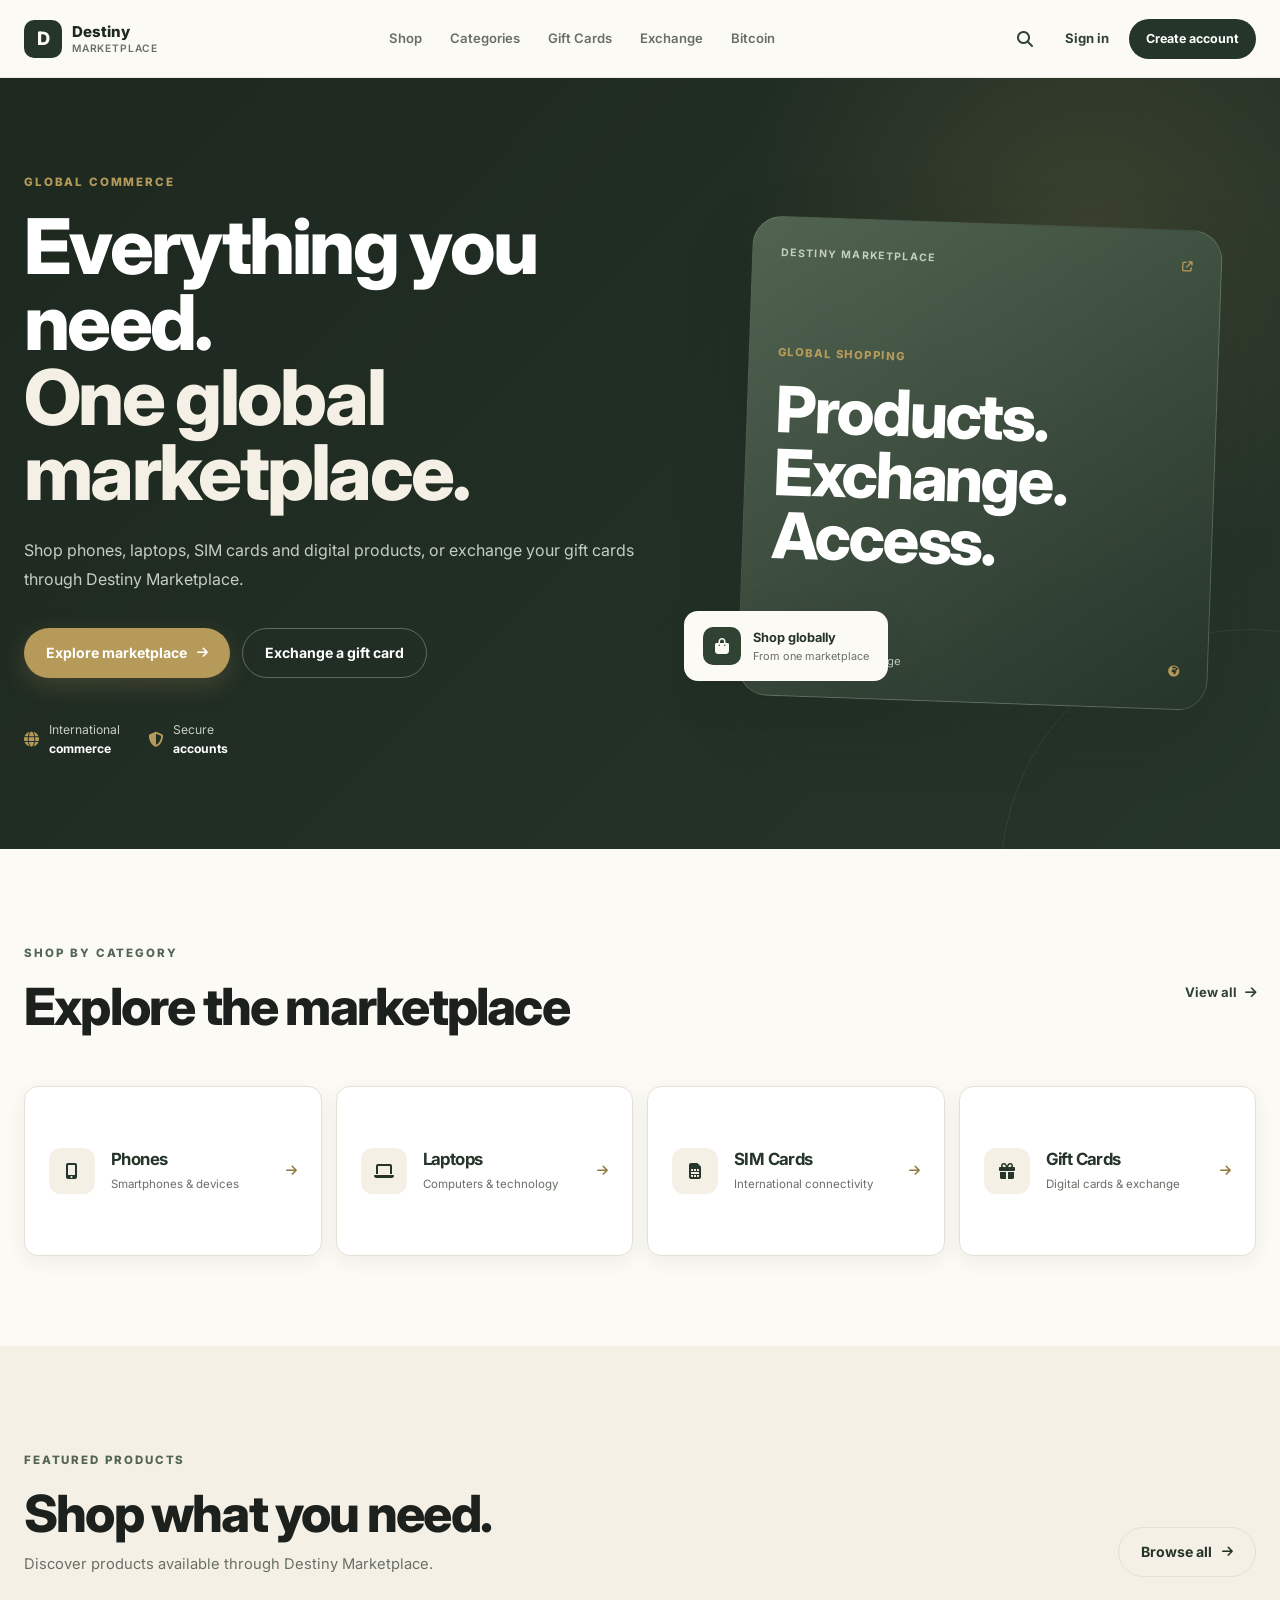
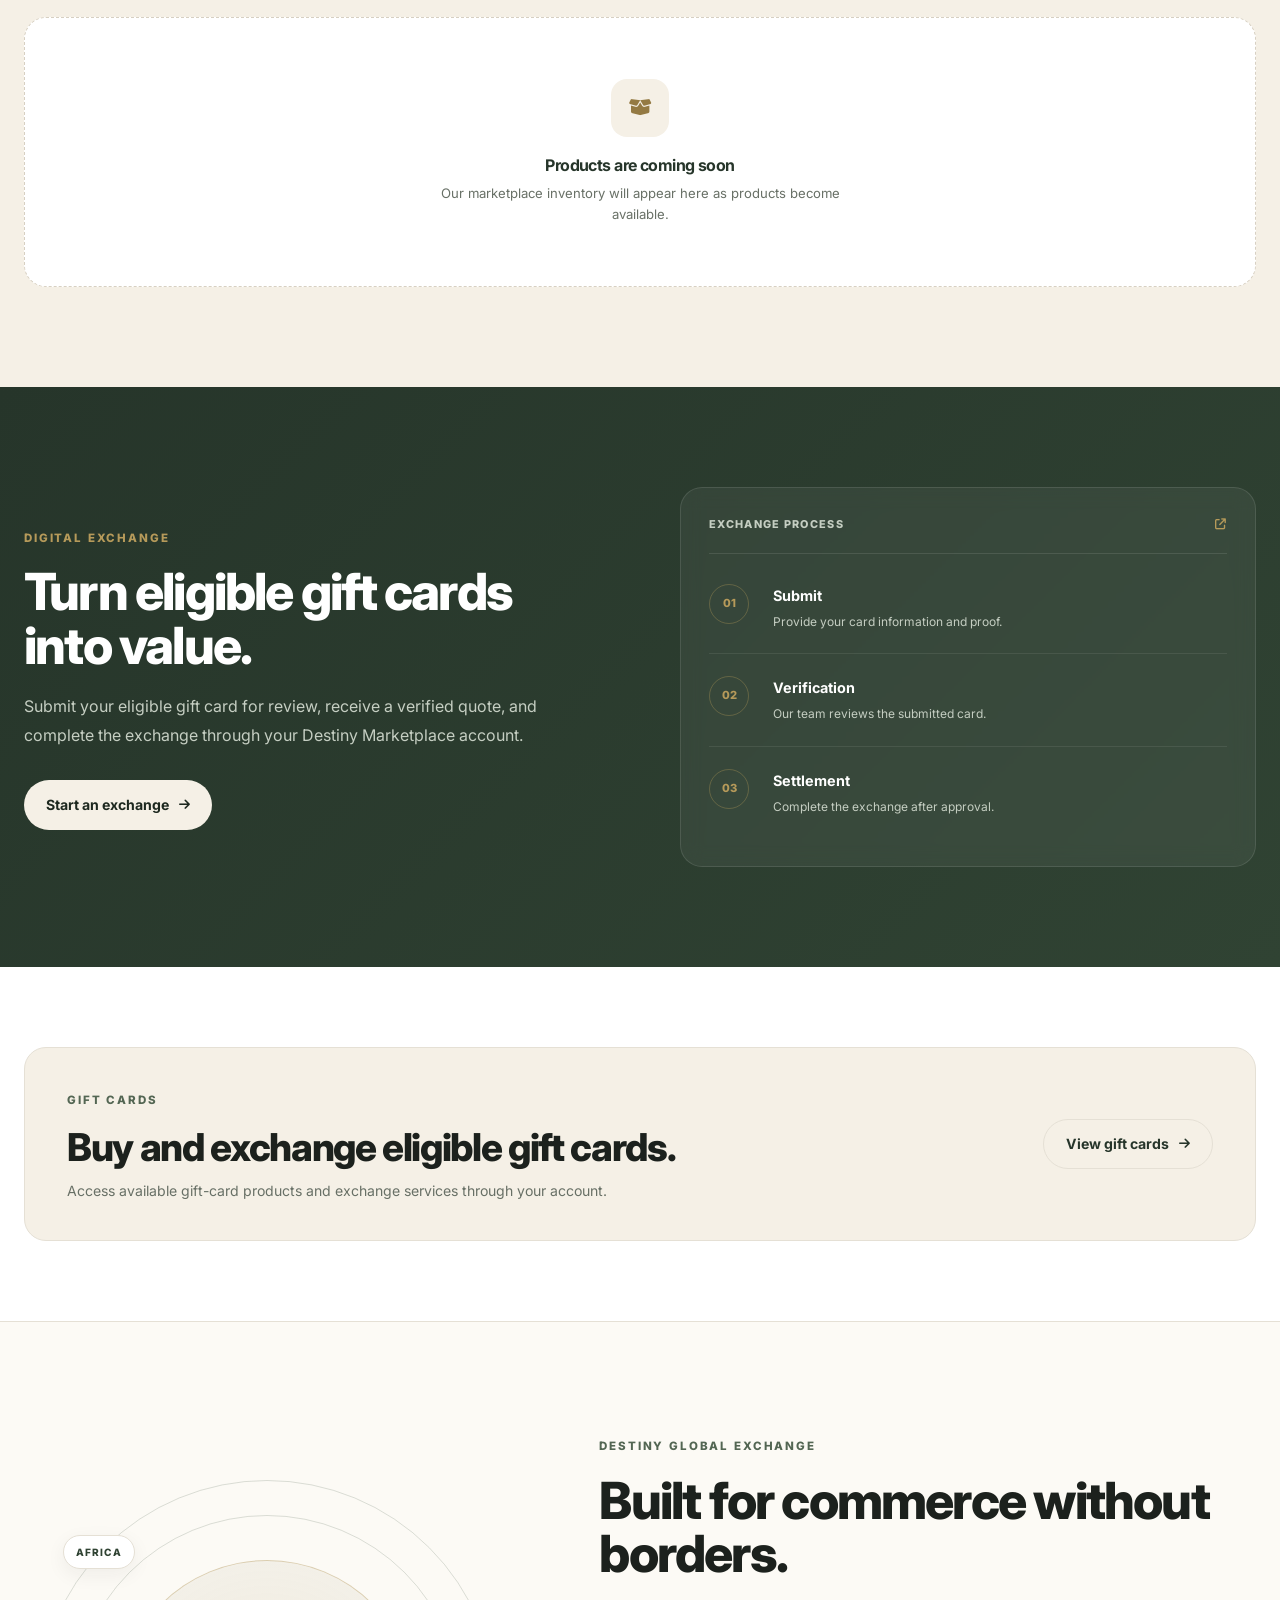
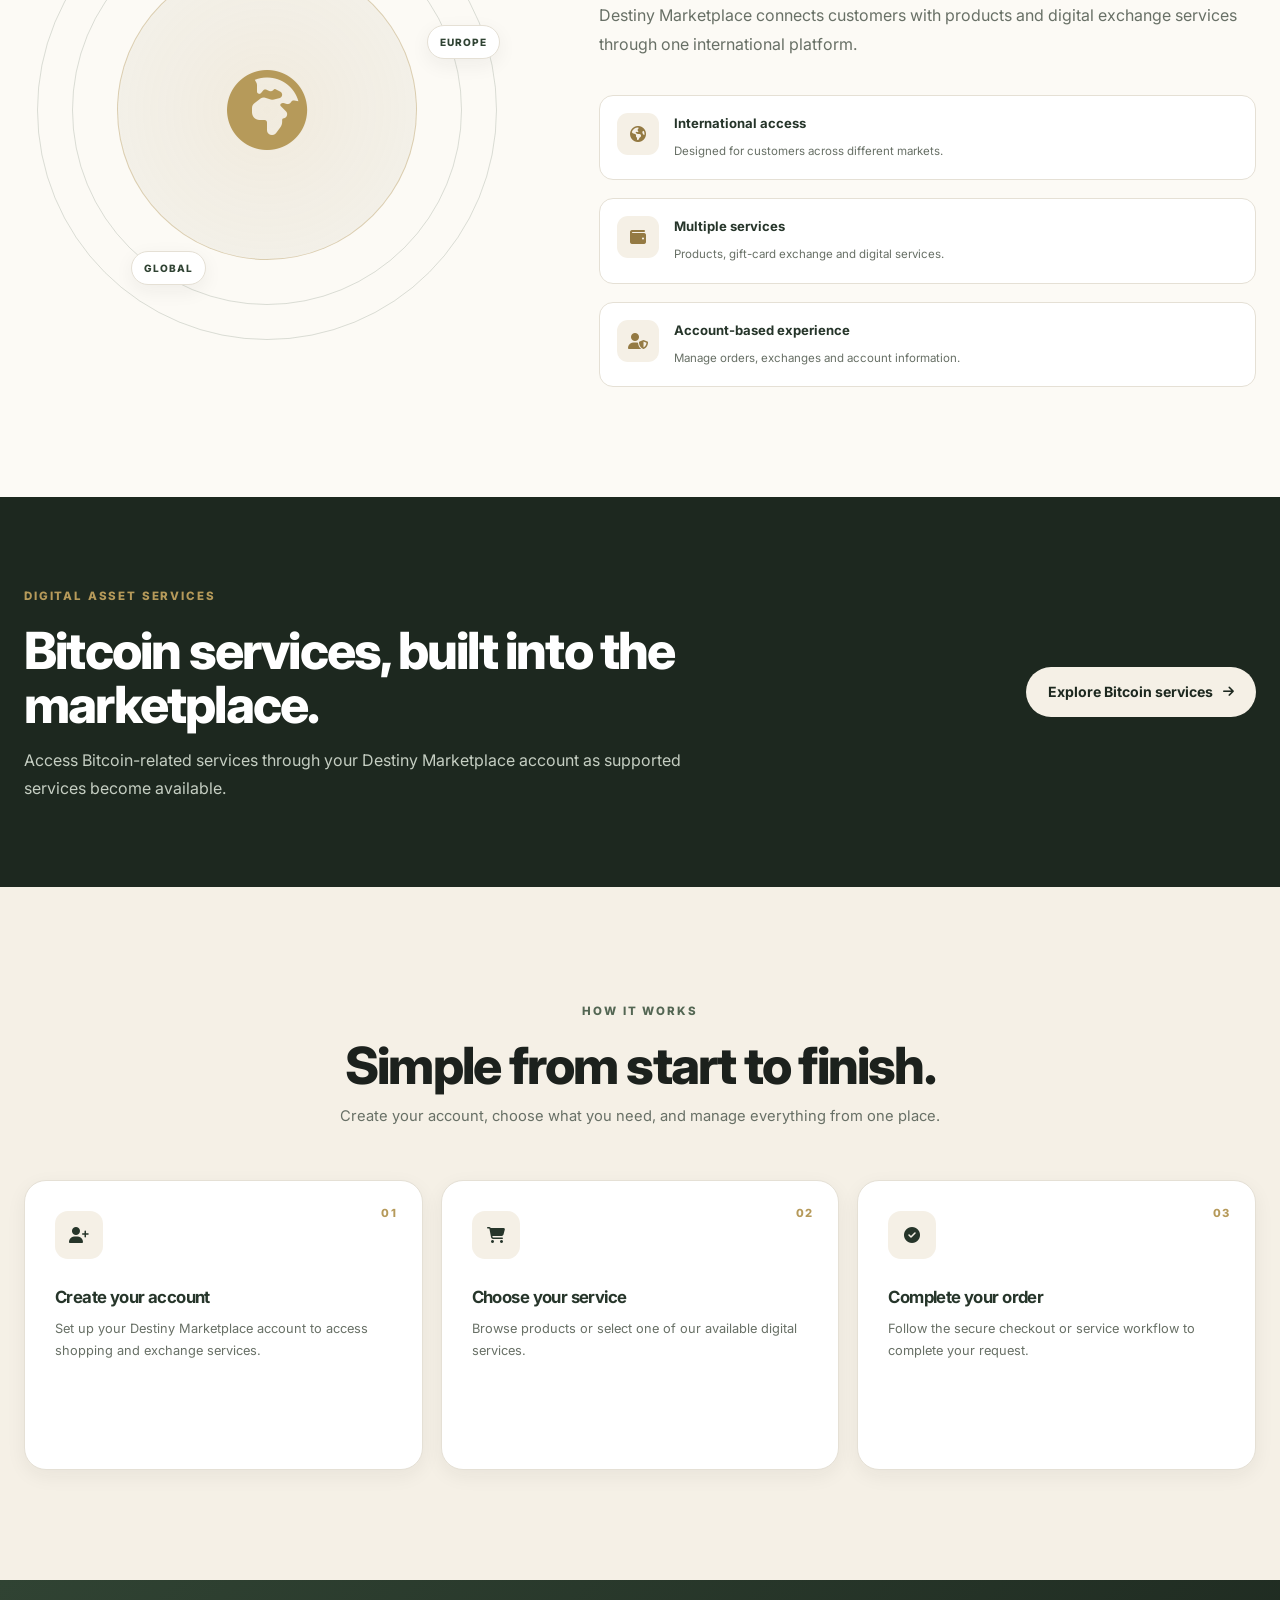
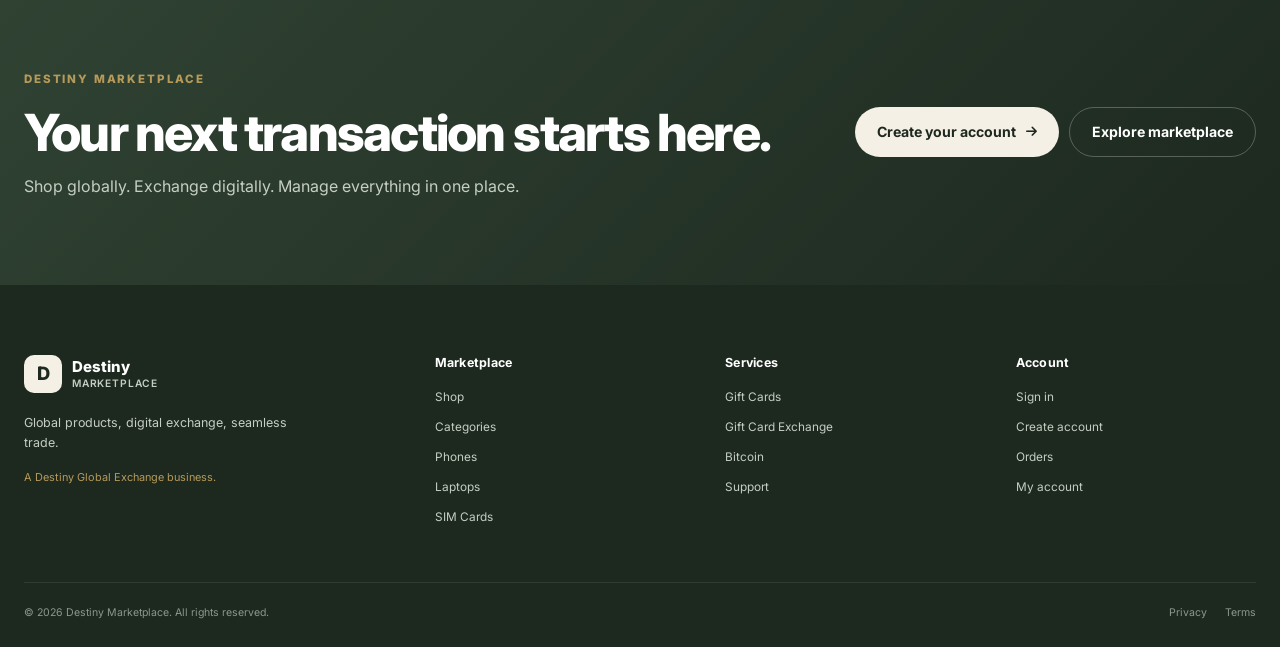
<file: index.html>
<!DOCTYPE html>
<html lang="en">
<head>
  <meta charset="UTF-8">
  <meta
    name="viewport"
    content="width=device-width, initial-scale=1.0"
  >

  <meta
    name="description"
    content="Destiny Marketplace — Global products, digital exchange, seamless trade."
  >

  <meta name="theme-color" content="#26352A">

  <title>Destiny Marketplace | Global Products. Digital Exchange.</title>

  <!-- Fonts -->
  <link rel="preconnect" href="https://fonts.googleapis.com">
  <link rel="preconnect" href="https://fonts.gstatic.com" crossorigin>

  <link
    href="https://fonts.googleapis.com/css2?family=Inter:wght@400;500;600;700;800&display=swap"
    rel="stylesheet"
  >

  <!-- Font Awesome -->
  <link
    rel="stylesheet"
    href="https://cdnjs.cloudflare.com/ajax/libs/font-awesome/6.5.2/css/all.min.css"
  >

  <!-- Main stylesheet -->
  <link rel="stylesheet" href="style.css">
</head>

<body>

  <!-- =====================================================
       HEADER
  ====================================================== -->

  <header class="site-header">

    <div class="container header-inner">

      <a
        href="index.html"
        class="brand"
        aria-label="Destiny Marketplace home"
      >
        <span class="brand-mark">D</span>

        <span class="brand-text">
          <strong>Destiny</strong>
          <small>Marketplace</small>
        </span>
      </a>


      <!-- Desktop navigation -->

      <nav
        class="main-nav"
        aria-label="Main navigation"
      >
        <a href="#shop">Shop</a>
        <a href="#categories">Categories</a>
        <a href="#gift-cards">Gift Cards</a>
        <a href="#exchange">Exchange</a>
        <a href="#bitcoin">Bitcoin</a>
      </nav>


      <!-- Header actions -->

      <div class="header-actions">

        <button
          class="icon-button"
          id="searchButton"
          type="button"
          aria-label="Search marketplace"
        >
          <i class="fa-solid fa-magnifying-glass"></i>
        </button>

        <a
          href="login.html"
          class="header-login"
        >
          Sign in
        </a>

        <a
          href="signup.html"
          class="header-account"
        >
          Create account
        </a>

        <button
          class="menu-button"
          id="menuButton"
          type="button"
          aria-label="Open navigation menu"
          aria-expanded="false"
          aria-controls="mobileMenu"
        >
          <i class="fa-solid fa-bars"></i>
        </button>

      </div>

    </div>


    <!-- Mobile navigation -->

    <div
      class="mobile-menu"
      id="mobileMenu"
      aria-hidden="true"
    >

      <nav
        class="mobile-menu-nav"
        aria-label="Mobile navigation"
      >

        <a href="#shop">
          <i class="fa-solid fa-store"></i>
          <span>Shop</span>
        </a>

        <a href="#categories">
          <i class="fa-solid fa-layer-group"></i>
          <span>Categories</span>
        </a>

        <a href="#gift-cards">
          <i class="fa-solid fa-gift"></i>
          <span>Gift Cards</span>
        </a>

        <a href="#exchange">
          <i class="fa-solid fa-arrow-right-arrow-left"></i>
          <span>Exchange</span>
        </a>

        <a href="#bitcoin">
          <i class="fa-brands fa-bitcoin"></i>
          <span>Bitcoin</span>
        </a>

        <div class="mobile-menu-divider"></div>

        <a href="login.html">
          <i class="fa-solid fa-right-to-bracket"></i>
          <span>Sign in</span>
        </a>

        <a
          href="signup.html"
          class="mobile-account-link"
        >
          <i class="fa-solid fa-user-plus"></i>
          <span>Create account</span>
        </a>

      </nav>

    </div>

  </header>


  <!-- =====================================================
       MAIN
  ====================================================== -->

  <main>


    <!-- ===================================================
         HERO
    ==================================================== -->

    <section class="hero reveal">

      <div class="container hero-grid">

        <div class="hero-content">

          <span class="eyebrow">
            GLOBAL COMMERCE
          </span>

          <h1>
            Everything you need.
            <span>One global marketplace.</span>
          </h1>

          <p class="hero-description">
            Shop phones, laptops, SIM cards and digital products,
            or exchange your gift cards through Destiny Marketplace.
          </p>

          <div class="hero-actions">

            <a
              href="#shop"
              class="button button-primary"
            >
              Explore marketplace
              <i class="fa-solid fa-arrow-right"></i>
            </a>

            <a
              href="#exchange"
              class="button button-secondary"
            >
              Exchange a gift card
            </a>

          </div>

          <div class="hero-trust">

            <div class="trust-item">
              <i class="fa-solid fa-globe"></i>

              <span>
                International
                <strong>commerce</strong>
              </span>
            </div>

            <div class="trust-item">
              <i class="fa-solid fa-shield-halved"></i>

              <span>
                Secure
                <strong>accounts</strong>
              </span>
            </div>

          </div>

        </div>


        <div class="hero-visual">

          <div class="hero-card hero-card-main">

            <div class="hero-card-top">
              <span>DESTINY MARKETPLACE</span>
              <i class="fa-solid fa-arrow-up-right-from-square"></i>
            </div>

            <div class="hero-card-content">

              <span class="hero-card-label">
                GLOBAL SHOPPING
              </span>

              <h2>
                Products.<br>
                Exchange.<br>
                Access.
              </h2>

            </div>

            <div class="hero-card-footer">
              <span>Destiny Global Exchange</span>
              <i class="fa-solid fa-earth-africa"></i>
            </div>

          </div>


          <div class="hero-floating-card">

            <i class="fa-solid fa-bag-shopping"></i>

            <div>
              <strong>Shop globally</strong>
              <span>From one marketplace</span>
            </div>

          </div>

        </div>

      </div>

    </section>


    <!-- ===================================================
         CATEGORIES
    ==================================================== -->

    <section
      class="category-strip reveal"
      id="categories"
    >

      <div class="container">

        <div class="section-heading compact-heading">

          <div>

            <span class="eyebrow dark-eyebrow">
              SHOP BY CATEGORY
            </span>

            <h2>
              Explore the marketplace
            </h2>

          </div>

          <a
            href="#shop"
            class="text-link"
          >
            View all
            <i class="fa-solid fa-arrow-right"></i>
          </a>

        </div>


        <div class="category-grid">

          <a
            href="#shop"
            class="category-card reveal"
          >

            <div class="category-icon">
              <i class="fa-solid fa-mobile-screen-button"></i>
            </div>

            <div>
              <h3>Phones</h3>
              <p>Smartphones & devices</p>
            </div>

            <i class="fa-solid fa-arrow-right category-arrow"></i>

          </a>


          <a
            href="#shop"
            class="category-card reveal"
          >

            <div class="category-icon">
              <i class="fa-solid fa-laptop"></i>
            </div>

            <div>
              <h3>Laptops</h3>
              <p>Computers & technology</p>
            </div>

            <i class="fa-solid fa-arrow-right category-arrow"></i>

          </a>


          <a
            href="#shop"
            class="category-card reveal"
          >

            <div class="category-icon">
              <i class="fa-solid fa-sim-card"></i>
            </div>

            <div>
              <h3>SIM Cards</h3>
              <p>International connectivity</p>
            </div>

            <i class="fa-solid fa-arrow-right category-arrow"></i>

          </a>


          <a
            href="#gift-cards"
            class="category-card reveal"
          >

            <div class="category-icon">
              <i class="fa-solid fa-gift"></i>
            </div>

            <div>
              <h3>Gift Cards</h3>
              <p>Digital cards & exchange</p>
            </div>

            <i class="fa-solid fa-arrow-right category-arrow"></i>

          </a>

        </div>

      </div>

    </section>


    <!-- ===================================================
         PRODUCTS
    ==================================================== -->

    <section
      class="products-section reveal"
      id="shop"
    >

      <div class="container">

        <div class="section-heading">

          <div>

            <span class="eyebrow dark-eyebrow">
              FEATURED PRODUCTS
            </span>

            <h2>
              Shop what you need.
            </h2>

            <p>
              Discover products available through Destiny Marketplace.
            </p>

          </div>

          <a
            href="shop.html"
            class="button button-outline"
          >
            Browse all
            <i class="fa-solid fa-arrow-right"></i>
          </a>

        </div>


        <div
          class="product-grid"
          id="featuredProducts"
        >

          <div class="product-empty">

            <div class="product-empty-icon">
              <i class="fa-solid fa-box-open"></i>
            </div>

            <h3>
              Products are coming soon
            </h3>

            <p>
              Our marketplace inventory will appear here
              as products become available.
            </p>

          </div>

        </div>

      </div>

    </section>


    <!-- ===================================================
         GIFT CARD EXCHANGE
    ==================================================== -->

    <section
      class="exchange-section reveal"
      id="exchange"
    >

      <div class="container exchange-grid">

        <div class="exchange-content">

          <span class="eyebrow">
            DIGITAL EXCHANGE
          </span>

          <h2>
            Turn eligible gift cards into value.
          </h2>

          <p>
            Submit your eligible gift card for review,
            receive a verified quote, and complete the
            exchange through your Destiny Marketplace account.
          </p>

          <a
            href="gift-card-exchange.html"
            class="button button-light"
          >
            Start an exchange
            <i class="fa-solid fa-arrow-right"></i>
          </a>

        </div>


        <div class="exchange-panel">

          <div class="exchange-panel-header">
            <span>EXCHANGE PROCESS</span>
            <i class="fa-solid fa-arrow-up-right-from-square"></i>
          </div>


          <div class="exchange-step">

            <span class="step-number">01</span>

            <div>
              <strong>Submit</strong>
              <p>
                Provide your card information and proof.
              </p>
            </div>

          </div>


          <div class="exchange-step">

            <span class="step-number">02</span>

            <div>
              <strong>Verification</strong>
              <p>
                Our team reviews the submitted card.
              </p>
            </div>

          </div>


          <div class="exchange-step">

            <span class="step-number">03</span>

            <div>
              <strong>Settlement</strong>
              <p>
                Complete the exchange after approval.
              </p>
            </div>

          </div>

        </div>

      </div>

    </section>


    <!-- ===================================================
         GIFT CARDS ANCHOR
    ==================================================== -->

    <section
      class="gift-card-anchor reveal"
      id="gift-cards"
      aria-label="Gift card services"
    >

      <div class="container">

        <div class="gift-card-anchor-inner">

          <div>

            <span class="eyebrow dark-eyebrow">
              GIFT CARDS
            </span>

            <h2>
              Buy and exchange eligible gift cards.
            </h2>

            <p>
              Access available gift-card products and
              exchange services through your account.
            </p>

          </div>

          <a
            href="gift-cards.html"
            class="button button-outline"
          >
            View gift cards
            <i class="fa-solid fa-arrow-right"></i>
          </a>

        </div>

      </div>

    </section>


    <!-- ===================================================
         GLOBAL
    ==================================================== -->

    <section class="global-section reveal">

      <div class="container global-grid">

        <div class="global-visual">

          <div class="global-circle">
            <i class="fa-solid fa-earth-africa"></i>
          </div>

          <span class="global-label global-label-one">
            AFRICA
          </span>

          <span class="global-label global-label-two">
            EUROPE
          </span>

          <span class="global-label global-label-three">
            GLOBAL
          </span>

        </div>


        <div class="global-content">

          <span class="eyebrow dark-eyebrow">
            DESTINY GLOBAL EXCHANGE
          </span>

          <h2>
            Built for commerce without borders.
          </h2>

          <p>
            Destiny Marketplace connects customers with
            products and digital exchange services through
            one international platform.
          </p>


          <div class="global-features">

            <div class="global-feature">

              <i class="fa-solid fa-earth-americas"></i>

              <div>
                <strong>International access</strong>
                <span>
                  Designed for customers across different markets.
                </span>
              </div>

            </div>


            <div class="global-feature">

              <i class="fa-solid fa-wallet"></i>

              <div>
                <strong>Multiple services</strong>
                <span>
                  Products, gift-card exchange and digital services.
                </span>
              </div>

            </div>


            <div class="global-feature">

              <i class="fa-solid fa-user-shield"></i>

              <div>
                <strong>Account-based experience</strong>
                <span>
                  Manage orders, exchanges and account information.
                </span>
              </div>

            </div>

          </div>

        </div>

      </div>

    </section>


    <!-- ===================================================
         BITCOIN
    ==================================================== -->

    <section
      class="bitcoin-section reveal"
      id="bitcoin"
    >

      <div class="container bitcoin-inner">

        <div>

          <span class="eyebrow">
            DIGITAL ASSET SERVICES
          </span>

          <h2>
            Bitcoin services, built into the marketplace.
          </h2>

          <p>
            Access Bitcoin-related services through your
            Destiny Marketplace account as supported
            services become available.
          </p>

        </div>

        <a
          href="bitcoin.html"
          class="button button-light"
        >
          Explore Bitcoin services
          <i class="fa-solid fa-arrow-right"></i>
        </a>

      </div>

    </section>


    <!-- ===================================================
         HOW IT WORKS
    ==================================================== -->

    <section class="how-section reveal">

      <div class="container">

        <div class="section-heading centered-heading">

          <span class="eyebrow dark-eyebrow">
            HOW IT WORKS
          </span>

          <h2>
            Simple from start to finish.
          </h2>

          <p>
            Create your account, choose what you need,
            and manage everything from one place.
          </p>

        </div>


        <div class="steps-grid">

          <div class="how-card reveal">

            <span class="how-number">01</span>

            <i class="fa-solid fa-user-plus"></i>

            <h3>
              Create your account
            </h3>

            <p>
              Set up your Destiny Marketplace account to
              access shopping and exchange services.
            </p>

          </div>


          <div class="how-card reveal">

            <span class="how-number">02</span>

            <i class="fa-solid fa-cart-shopping"></i>

            <h3>
              Choose your service
            </h3>

            <p>
              Browse products or select one of our
              available digital services.
            </p>

          </div>


          <div class="how-card reveal">

            <span class="how-number">03</span>

            <i class="fa-solid fa-circle-check"></i>

            <h3>
              Complete your order
            </h3>

            <p>
              Follow the secure checkout or service
              workflow to complete your request.
            </p>

          </div>

        </div>

      </div>

    </section>


    <!-- ===================================================
         FINAL CTA
    ==================================================== -->

    <section class="final-cta reveal">

      <div class="container final-cta-inner">

        <div>

          <span class="eyebrow">
            DESTINY MARKETPLACE
          </span>

          <h2>
            Your next transaction starts here.
          </h2>

          <p>
            Shop globally. Exchange digitally.
            Manage everything in one place.
          </p>

        </div>


        <div class="final-cta-actions">

          <a
            href="signup.html"
            class="button button-light"
          >
            Create your account
            <i class="fa-solid fa-arrow-right"></i>
          </a>

          <a
            href="#shop"
            class="button button-ghost-light"
          >
            Explore marketplace
          </a>

        </div>

      </div>

    </section>

  </main>


  <!-- =====================================================
       FOOTER
  ====================================================== -->

  <footer class="site-footer">

    <div class="container">

      <div class="footer-grid">

        <div class="footer-brand">

          <a
            href="index.html"
            class="brand footer-logo"
          >

            <span class="brand-mark">D</span>

            <span class="brand-text">
              <strong>Destiny</strong>
              <small>Marketplace</small>
            </span>

          </a>

          <p>
            Global products, digital exchange,
            seamless trade.
          </p>

          <span class="footer-company">
            A Destiny Global Exchange business.
          </span>

        </div>


        <div class="footer-column">

          <h3>Marketplace</h3>

          <a href="#shop">Shop</a>
          <a href="#categories">Categories</a>
          <a href="#shop">Phones</a>
          <a href="#shop">Laptops</a>
          <a href="#shop">SIM Cards</a>

        </div>


        <div class="footer-column">

          <h3>Services</h3>

          <a href="#gift-cards">Gift Cards</a>
          <a href="#exchange">Gift Card Exchange</a>
          <a href="#bitcoin">Bitcoin</a>
          <a href="support.html">Support</a>

        </div>


        <div class="footer-column">

          <h3>Account</h3>

          <a href="login.html">Sign in</a>
          <a href="signup.html">Create account</a>
          <a href="orders.html">Orders</a>
          <a href="account.html">My account</a>

        </div>

      </div>


      <div class="footer-bottom">

        <span>
          © <span data-year></span>
          Destiny Marketplace. All rights reserved.
        </span>

        <div class="footer-legal">

          <a href="privacy.html">
            Privacy
          </a>

          <a href="terms.html">
            Terms
          </a>

        </div>

      </div>

    </div>

  </footer>


  <!-- Main JavaScript -->
  <script
    type="module"
    src="script.js"
  ></script>

</body>
</html>
</file>
<file: style.css>
/* =========================================================
   DESTINY MARKETPLACE
   GLOBAL DESIGN SYSTEM
========================================================= */

:root {

  /* Brand colors */
  --olive-950: #1d281f;
  --olive-900: #26352a;
  --olive-800: #304333;
  --olive-700: #536653;
  --olive-400: #899889;

  --cream-100: #f5f0e6;
  --cream-50: #fcfaf5;
  --white: #ffffff;

  --text-primary: #1c211d;
  --text-secondary: #687066;
  --text-light: #f5f0e6;
  --text-muted-light: #c5cec2;

  --brass: #b69a5a;
  --brass-dark: #947a43;

  /* Borders */
  --border-light: #e5e0d5;
  --border-dark: rgba(255,255,255,.12);

  /* Shadows */
  --shadow-sm: 0 6px 20px rgba(29,40,31,.06);
  --shadow-md: 0 14px 40px rgba(29,40,31,.10);
  --shadow-lg: 0 24px 70px rgba(29,40,31,.16);

  /* Layout */
  --container: 1240px;
  --header-height: 78px;

  /* Radius */
  --radius-sm: 8px;
  --radius-md: 14px;
  --radius-lg: 22px;
  --radius-xl: 30px;

  /* Motion */
  --transition-fast: 180ms ease;
  --transition: 260ms ease;
  --transition-slow: 600ms ease;
}


/* =========================================================
   RESET
========================================================= */

*,
*::before,
*::after {
  box-sizing: border-box;
}

html {
  scroll-behavior: smooth;
  scroll-padding-top: 90px;
}

body {
  margin: 0;
  font-family: "Inter", sans-serif;
  color: var(--text-primary);
  background: var(--cream-50);
  line-height: 1.6;
  -webkit-font-smoothing: antialiased;
  text-rendering: optimizeLegibility;
}

body.menu-open {
  overflow: hidden;
}

img {
  display: block;
  max-width: 100%;
}

button,
input,
textarea,
select {
  font: inherit;
}

button,
a {
  -webkit-tap-highlight-color: transparent;
}

button {
  border: 0;
}

a {
  color: inherit;
  text-decoration: none;
}

p,
h1,
h2,
h3 {
  margin-top: 0;
}

p {
  margin-bottom: 0;
}

ul,
ol {
  margin: 0;
  padding: 0;
  list-style: none;
}


/* =========================================================
   ACCESSIBILITY
========================================================= */

:focus-visible {
  outline: 3px solid rgba(182,154,90,.55);
  outline-offset: 3px;
}

button:focus-visible,
a:focus-visible {
  border-radius: 5px;
}


/* =========================================================
   CONTAINER
========================================================= */

.container {
  width: min(
    calc(100% - 48px),
    var(--container)
  );

  margin-inline: auto;
}


/* =========================================================
   TYPOGRAPHY
========================================================= */

h1,
h2,
h3 {
  letter-spacing: -0.035em;
}

h1 {
  font-size: clamp(3.2rem, 6vw, 6rem);
  line-height: .98;
  font-weight: 800;
}

h2 {
  font-size: clamp(2rem, 4vw, 3.6rem);
  line-height: 1.05;
  font-weight: 800;
}

h3 {
  font-size: 1.05rem;
  line-height: 1.25;
}

.eyebrow {
  display: inline-flex;
  align-items: center;
  gap: 8px;

  margin-bottom: 18px;

  color: var(--brass);
  font-size: .72rem;
  font-weight: 800;
  letter-spacing: .16em;
  text-transform: uppercase;
}

.dark-eyebrow {
  color: var(--olive-700);
}


/* =========================================================
   REVEAL ANIMATION
========================================================= */

.reveal {
  opacity: 0;
  transform: translateY(24px);

  transition:
    opacity 600ms ease,
    transform 600ms ease;
}

.reveal.is-visible {
  opacity: 1;
  transform: translateY(0);
}


/* Staggered cards */

.category-card.reveal:nth-child(2),
.how-card.reveal:nth-child(2) {
  transition-delay: 80ms;
}

.category-card.reveal:nth-child(3),
.how-card.reveal:nth-child(3) {
  transition-delay: 160ms;
}

.category-card.reveal:nth-child(4) {
  transition-delay: 240ms;
}


/* =========================================================
   BUTTONS
========================================================= */

.button {
  min-height: 50px;

  display: inline-flex;
  align-items: center;
  justify-content: center;
  gap: 10px;

  padding: 0 22px;

  border-radius: 999px;

  font-size: .88rem;
  font-weight: 700;

  transition:
    transform var(--transition-fast),
    background var(--transition-fast),
    border-color var(--transition-fast),
    color var(--transition-fast),
    box-shadow var(--transition-fast);
}

.button i {
  font-size: .78rem;
}

.button:hover {
  transform: translateY(-2px);
}

.button-primary {
  color: var(--white);
  background: var(--brass);
  box-shadow: 0 8px 24px rgba(182,154,90,.22);
}

.button-primary:hover {
  background: var(--brass-dark);
}

.button-secondary {
  color: var(--white);
  background: transparent;
  border: 1px solid rgba(255,255,255,.28);
}

.button-secondary:hover {
  background: rgba(255,255,255,.08);
  border-color: rgba(255,255,255,.5);
}

.button-outline {
  color: var(--olive-900);
  background: transparent;
  border: 1px solid var(--border-light);
}

.button-outline:hover {
  color: var(--white);
  background: var(--olive-900);
  border-color: var(--olive-900);
}

.button-light {
  color: var(--olive-950);
  background: var(--cream-100);
}

.button-light:hover {
  background: var(--white);
}

.button-ghost-light {
  color: var(--white);
  background: transparent;
  border: 1px solid rgba(255,255,255,.25);
}

.button-ghost-light:hover {
  background: rgba(255,255,255,.08);
}

.text-link {
  display: inline-flex;
  align-items: center;
  gap: 8px;

  color: var(--olive-800);

  font-size: .82rem;
  font-weight: 700;

  transition: gap var(--transition-fast);
}

.text-link:hover {
  gap: 12px;
}


/* =========================================================
   HEADER
========================================================= */

.site-header {
  position: sticky;
  top: 0;
  z-index: 1000;

  height: var(--header-height);

  background: rgba(252,250,245,.94);

  border-bottom: 1px solid rgba(29,40,31,.07);

  backdrop-filter: blur(16px);
  -webkit-backdrop-filter: blur(16px);

  transition:
    background var(--transition),
    box-shadow var(--transition);
}

.site-header.is-scrolled {
  background: rgba(252,250,245,.98);
  box-shadow: 0 8px 30px rgba(29,40,31,.07);
}

.header-inner {
  height: 100%;

  display: flex;
  align-items: center;
  justify-content: space-between;

  gap: 30px;
}


/* Brand */

.brand {
  display: inline-flex;
  align-items: center;
  gap: 10px;

  flex-shrink: 0;
}

.brand-mark {
  width: 38px;
  height: 38px;

  display: grid;
  place-items: center;

  color: var(--cream-50);
  background: var(--olive-900);

  border-radius: 10px;

  font-size: 1.15rem;
  font-weight: 800;
}

.brand-text {
  display: flex;
  flex-direction: column;

  line-height: 1;
}

.brand-text strong {
  color: var(--olive-950);

  font-size: .94rem;
  font-weight: 800;
}

.brand-text small {
  margin-top: 4px;

  color: var(--text-secondary);

  font-size: .64rem;
  font-weight: 600;
  letter-spacing: .08em;
  text-transform: uppercase;
}


/* Main nav */

.main-nav {
  display: flex;
  align-items: center;
  gap: 28px;
}

.main-nav a {
  position: relative;

  color: var(--text-secondary);

  font-size: .82rem;
  font-weight: 600;

  transition: color var(--transition-fast);
}

.main-nav a::after {
  content: "";

  position: absolute;
  left: 0;
  bottom: -8px;

  width: 0;
  height: 2px;

  background: var(--brass);

  transition: width var(--transition-fast);
}

.main-nav a:hover {
  color: var(--olive-900);
}

.main-nav a:hover::after {
  width: 100%;
}


/* Header actions */

.header-actions {
  display: flex;
  align-items: center;
  gap: 12px;
}

.icon-button {
  width: 40px;
  height: 40px;

  display: grid;
  place-items: center;

  color: var(--olive-800);
  background: transparent;

  border-radius: 50%;

  cursor: pointer;

  transition:
    background var(--transition-fast),
    color var(--transition-fast);
}

.icon-button:hover {
  background: var(--cream-100);
  color: var(--brass-dark);
}

.header-login {
  padding: 10px 8px;

  color: var(--olive-800);

  font-size: .82rem;
  font-weight: 700;
}

.header-account {
  display: inline-flex;
  align-items: center;
  justify-content: center;

  min-height: 40px;
  padding: 0 17px;

  color: var(--white);
  background: var(--olive-900);

  border-radius: 999px;

  font-size: .78rem;
  font-weight: 700;

  transition:
    background var(--transition-fast),
    transform var(--transition-fast);
}

.header-account:hover {
  background: var(--olive-800);
  transform: translateY(-1px);
}


/* Mobile menu button */

.menu-button {
  width: 42px;
  height: 42px;

  display: none;
  place-items: center;

  color: var(--olive-900);
  background: transparent;

  border-radius: 50%;

  cursor: pointer;

  font-size: 1.05rem;

  transition: background var(--transition-fast);
}

.menu-button:hover {
  background: var(--cream-100);
}


/* =========================================================
   MOBILE MENU
========================================================= */

.mobile-menu {
  position: fixed;

  top: var(--header-height);
  left: 0;
  right: 0;

  z-index: 9999;

  /*
   * IMPORTANT:
   * The menu is physically removed from the page
   * until JavaScript adds .is-open.
   */
  display: none;

  background: rgba(252,250,245,.98);

  border-bottom: 1px solid var(--border-light);

  box-shadow: var(--shadow-md);

  opacity: 0;
  visibility: hidden;
  transform: translateY(-10px);

  transition:
    opacity var(--transition),
    visibility var(--transition),
    transform var(--transition);
}

.mobile-menu.is-open {
  display: block;

  opacity: 1;
  visibility: visible;
  transform: translateY(0);
}

.mobile-menu-nav {
  display: flex;
  flex-direction: column;

  padding: 16px 24px 24px;
}

.mobile-menu-nav a {
  display: flex;
  align-items: center;
  gap: 14px;

  min-height: 52px;

  color: var(--olive-900);

  font-size: .9rem;
  font-weight: 700;

  border-bottom: 1px solid var(--border-light);
}

.mobile-menu-nav a i {
  width: 22px;

  color: var(--brass-dark);

  text-align: center;
}

.mobile-menu-nav a:hover {
  color: var(--brass-dark);
}

.mobile-menu-divider {
  height: 14px;
}

.mobile-menu-nav .mobile-account-link {
  justify-content: center;

  margin-top: 10px;

  min-height: 46px;

  color: var(--white);
  background: var(--olive-900);

  border: 0;
  border-radius: 999px;
}

.mobile-menu-nav .mobile-account-link i {
  color: var(--white);
}


/* =========================================================
   HERO
========================================================= */

.hero {
  position: relative;
  overflow: hidden;

  min-height: 720px;

  display: flex;
  align-items: center;

  color: var(--text-light);

  background:
    radial-gradient(
      circle at 85% 20%,
      rgba(182,154,90,.16),
      transparent 28%
    ),
    linear-gradient(
      135deg,
      var(--olive-950),
      var(--olive-900)
    );
}

.hero::before {
  content: "";

  position: absolute;

  width: 500px;
  height: 500px;

  right: -220px;
  bottom: -280px;

  border: 1px solid rgba(182,154,90,.12);
  border-radius: 50%;
}

.hero-grid {
  position: relative;
  z-index: 1;

  display: grid;
  grid-template-columns: minmax(0, 1.05fr) minmax(400px, .95fr);

  align-items: center;

  gap: 70px;

  padding-block: 90px;
}

.hero-content {
  max-width: 720px;
}

.hero h1 {
  max-width: 760px;

  margin-bottom: 26px;

  color: var(--white);
}

.hero h1 span {
  display: block;
  color: var(--cream-100);
}

.hero-description {
  max-width: 620px;

  margin-bottom: 34px;

  color: var(--text-muted-light);

  font-size: 1rem;
  line-height: 1.8;
}

.hero-actions {
  display: flex;
  flex-wrap: wrap;
  gap: 12px;

  margin-bottom: 42px;
}

.hero-trust {
  display: flex;
  flex-wrap: wrap;
  gap: 28px;
}

.trust-item {
  display: flex;
  align-items: center;
  gap: 10px;

  color: var(--text-muted-light);

  font-size: .76rem;
}

.trust-item i {
  color: var(--brass);
  font-size: .95rem;
}

.trust-item span {
  display: flex;
  flex-direction: column;
}

.trust-item strong {
  color: var(--white);
  font-weight: 700;
}


/* Hero visual */

.hero-visual {
  position: relative;

  min-height: 500px;

  display: flex;
  align-items: center;
  justify-content: center;
}

.hero-card {
  position: relative;

  width: min(100%, 470px);
  min-height: 480px;

  display: flex;
  flex-direction: column;
  justify-content: space-between;

  padding: 28px;

  background:
    linear-gradient(
      145deg,
      rgba(83,102,83,.96),
      rgba(38,53,42,.98)
    );

  border: 1px solid rgba(255,255,255,.12);
  border-radius: var(--radius-xl);

  box-shadow: var(--shadow-lg);

  transform: rotate(2deg);
}

.hero-card-top,
.hero-card-footer {
  display: flex;
  align-items: center;
  justify-content: space-between;
}

.hero-card-top {
  color: var(--text-muted-light);

  font-size: .65rem;
  font-weight: 700;
  letter-spacing: .13em;
}

.hero-card-top i,
.hero-card-footer i {
  color: var(--brass);
}

.hero-card-content {
  padding-block: 30px;
}

.hero-card-label {
  display: block;

  margin-bottom: 16px;

  color: var(--brass);

  font-size: .7rem;
  font-weight: 800;
  letter-spacing: .14em;
}

.hero-card-content h2 {
  margin: 0;

  color: var(--white);

  font-size: clamp(2.5rem, 5vw, 4.5rem);
  line-height: .98;
}

.hero-card-footer {
  color: var(--text-muted-light);

  font-size: .7rem;
}

.hero-floating-card {
  position: absolute;

  left: -20px;
  bottom: 32px;

  display: flex;
  align-items: center;
  gap: 12px;

  padding: 15px 18px;

  color: var(--olive-900);
  background: var(--cream-50);

  border: 1px solid rgba(255,255,255,.2);
  border-radius: 14px;

  box-shadow: var(--shadow-md);

  animation: floatCard 4s ease-in-out infinite;
}

.hero-floating-card > i {
  width: 38px;
  height: 38px;

  display: grid;
  place-items: center;

  color: var(--cream-50);
  background: var(--olive-800);

  border-radius: 10px;
}

.hero-floating-card div {
  display: flex;
  flex-direction: column;
}

.hero-floating-card strong {
  font-size: .8rem;
}

.hero-floating-card span {
  color: var(--text-secondary);
  font-size: .68rem;
}

@keyframes floatCard {
  0%,
  100% {
    transform: translateY(0);
  }

  50% {
    transform: translateY(-7px);
  }
}


/* =========================================================
   SECTION HEADINGS
========================================================= */

.section-heading {
  display: flex;
  align-items: flex-end;
  justify-content: space-between;

  gap: 30px;

  margin-bottom: 40px;
}

.section-heading h2 {
  margin-bottom: 12px;
}

.section-heading p {
  color: var(--text-secondary);
  font-size: .92rem;
}

.compact-heading {
  align-items: center;
}

.centered-heading {
  display: block;
  max-width: 680px;

  margin-inline: auto;
  margin-bottom: 52px;

  text-align: center;
}

.centered-heading .eyebrow {
  justify-content: center;
}


/* =========================================================
   CATEGORY SECTION
========================================================= */

.category-strip {
  padding: 90px 0;

  background: var(--cream-50);
}

.category-grid {
  display: grid;
  grid-template-columns: repeat(4, 1fr);

  gap: 14px;
}

.category-card {
  min-height: 170px;

  display: grid;
  grid-template-columns: auto 1fr auto;
  align-items: center;

  gap: 16px;

  padding: 24px;

  background: var(--white);

  border: 1px solid var(--border-light);
  border-radius: var(--radius-md);

  box-shadow: var(--shadow-sm);

  transition:
    transform var(--transition),
    box-shadow var(--transition),
    border-color var(--transition);
}

.category-card:hover {
  transform: translateY(-5px);

  border-color: rgba(182,154,90,.45);

  box-shadow: var(--shadow-md);
}

.category-icon {
  width: 46px;
  height: 46px;

  display: grid;
  place-items: center;

  color: var(--olive-900);
  background: var(--cream-100);

  border-radius: 12px;
}

.category-card h3 {
  margin-bottom: 5px;
  color: var(--olive-900);
}

.category-card p {
  color: var(--text-secondary);
  font-size: .72rem;
}

.category-arrow {
  color: var(--brass-dark);

  font-size: .78rem;

  transition: transform var(--transition-fast);
}

.category-card:hover .category-arrow {
  transform: translateX(4px);
}


/* =========================================================
   PRODUCTS
========================================================= */

.products-section {
  padding: 100px 0;

  background: var(--cream-100);
}

.product-grid {
  display: grid;
  grid-template-columns: repeat(4, 1fr);

  gap: 18px;
}

.product-empty {
  grid-column: 1 / -1;

  min-height: 270px;

  display: flex;
  flex-direction: column;
  align-items: center;
  justify-content: center;

  padding: 40px;

  text-align: center;

  background: var(--white);

  border: 1px dashed #d7d0c2;
  border-radius: var(--radius-lg);
}

.product-empty-icon {
  width: 58px;
  height: 58px;

  display: grid;
  place-items: center;

  margin-bottom: 18px;

  color: var(--brass-dark);
  background: var(--cream-100);

  border-radius: 16px;

  font-size: 1.15rem;
}

.product-empty h3 {
  margin-bottom: 8px;

  color: var(--olive-900);

  font-size: 1rem;
}

.product-empty p {
  max-width: 420px;

  color: var(--text-secondary);

  font-size: .82rem;
}


/* =========================================================
   EXCHANGE
========================================================= */

.exchange-section {
  padding: 100px 0;

  color: var(--text-light);

  background:
    linear-gradient(
      135deg,
      var(--olive-900),
      var(--olive-800)
    );
}

.exchange-grid {
  display: grid;
  grid-template-columns: 1fr 1fr;

  gap: 80px;

  align-items: center;
}

.exchange-content {
  max-width: 600px;
}

.exchange-content h2 {
  margin-bottom: 20px;

  color: var(--white);
}

.exchange-content p {
  margin-bottom: 30px;

  color: var(--text-muted-light);

  line-height: 1.8;
}

.exchange-panel {
  padding: 28px;

  background: rgba(255,255,255,.055);

  border: 1px solid rgba(255,255,255,.11);
  border-radius: var(--radius-lg);

  backdrop-filter: blur(10px);
}

.exchange-panel-header {
  display: flex;
  align-items: center;
  justify-content: space-between;

  padding-bottom: 20px;
  margin-bottom: 8px;

  color: var(--text-muted-light);

  border-bottom: 1px solid rgba(255,255,255,.1);

  font-size: .68rem;
  font-weight: 800;
  letter-spacing: .12em;
}

.exchange-panel-header i {
  color: var(--brass);
}

.exchange-step {
  display: grid;
  grid-template-columns: 48px 1fr;

  gap: 16px;

  padding: 22px 0;

  border-bottom: 1px solid rgba(255,255,255,.08);
}

.exchange-step:last-child {
  border-bottom: 0;
}

.step-number {
  width: 40px;
  height: 40px;

  display: grid;
  place-items: center;

  color: var(--brass);

  border: 1px solid rgba(182,154,90,.35);
  border-radius: 50%;

  font-size: .7rem;
  font-weight: 800;
}

.exchange-step strong {
  display: block;

  margin-bottom: 5px;

  color: var(--white);

  font-size: .9rem;
}

.exchange-step p {
  color: var(--text-muted-light);

  font-size: .75rem;
}


/* =========================================================
   GIFT CARD ANCHOR
========================================================= */

.gift-card-anchor {
  padding: 80px 0;

  background: var(--white);

  border-bottom: 1px solid var(--border-light);
}

.gift-card-anchor-inner {
  display: flex;
  align-items: center;
  justify-content: space-between;

  gap: 40px;

  padding: 38px 42px;

  background: var(--cream-100);

  border: 1px solid var(--border-light);
  border-radius: var(--radius-lg);
}

.gift-card-anchor-inner h2 {
  max-width: 680px;

  margin-bottom: 12px;

  font-size: clamp(1.8rem, 3vw, 2.7rem);
}

.gift-card-anchor-inner p {
  color: var(--text-secondary);

  font-size: .88rem;
}


/* =========================================================
   GLOBAL SECTION
========================================================= */

.global-section {
  padding: 110px 0;

  background: var(--cream-50);
}

.global-grid {
  display: grid;
  grid-template-columns: .85fr 1.15fr;

  gap: 90px;

  align-items: center;
}

.global-visual {
  position: relative;

  min-height: 470px;

  display: grid;
  place-items: center;
}

.global-circle {
  width: 300px;
  height: 300px;

  display: grid;
  place-items: center;

  color: var(--brass);
  background:
    radial-gradient(
      circle,
      rgba(182,154,90,.15),
      rgba(38,53,42,.04)
    );

  border: 1px solid rgba(182,154,90,.4);

  border-radius: 50%;

  font-size: 5rem;
}

.global-circle::before,
.global-circle::after {
  content: "";

  position: absolute;

  border: 1px solid rgba(83,102,83,.2);

  border-radius: 50%;
}

.global-circle::before {
  width: 390px;
  height: 390px;
}

.global-circle::after {
  width: 460px;
  height: 460px;
}

.global-label {
  position: absolute;

  padding: 8px 12px;

  color: var(--olive-800);
  background: var(--white);

  border: 1px solid var(--border-light);
  border-radius: 999px;

  box-shadow: var(--shadow-sm);

  font-size: .63rem;
  font-weight: 800;
  letter-spacing: .1em;
}

.global-label-one {
  top: 60px;
  left: 8%;
}

.global-label-two {
  top: 150px;
  right: 2%;
}

.global-label-three {
  bottom: 60px;
  left: 22%;
}

.global-content h2 {
  max-width: 700px;

  margin-bottom: 20px;
}

.global-content > p {
  max-width: 650px;

  margin-bottom: 36px;

  color: var(--text-secondary);

  line-height: 1.8;
}

.global-features {
  display: flex;
  flex-direction: column;
  gap: 18px;
}

.global-feature {
  display: flex;
  align-items: flex-start;

  gap: 15px;

  padding: 17px;

  background: var(--white);

  border: 1px solid var(--border-light);
  border-radius: var(--radius-md);
}

.global-feature > i {
  width: 42px;
  height: 42px;

  flex-shrink: 0;

  display: grid;
  place-items: center;

  color: var(--brass-dark);
  background: var(--cream-100);

  border-radius: 11px;
}

.global-feature strong {
  display: block;

  margin-bottom: 3px;

  color: var(--olive-900);

  font-size: .82rem;
}

.global-feature span {
  color: var(--text-secondary);

  font-size: .72rem;
}


/* =========================================================
   BITCOIN
========================================================= */

.bitcoin-section {
  padding: 85px 0;

  color: var(--white);

  background: var(--olive-950);
}

.bitcoin-inner {
  display: flex;
  align-items: center;
  justify-content: space-between;

  gap: 50px;
}

.bitcoin-inner h2 {
  max-width: 760px;

  margin-bottom: 15px;
}

.bitcoin-inner p {
  max-width: 700px;

  color: var(--text-muted-light);

  line-height: 1.75;
}


/* =========================================================
   HOW IT WORKS
========================================================= */

.how-section {
  padding: 110px 0;

  background: var(--cream-100);
}

.steps-grid {
  display: grid;
  grid-template-columns: repeat(3, 1fr);

  gap: 18px;
}

.how-card {
  position: relative;

  min-height: 290px;

  padding: 30px;

  background: var(--white);

  border: 1px solid var(--border-light);
  border-radius: var(--radius-lg);

  box-shadow: var(--shadow-sm);

  transition:
    transform var(--transition),
    box-shadow var(--transition);
}

.how-card:hover {
  transform: translateY(-5px);
  box-shadow: var(--shadow-md);
}

.how-number {
  position: absolute;

  top: 24px;
  right: 25px;

  color: var(--brass);

  font-size: .7rem;
  font-weight: 800;
  letter-spacing: .1em;
}

.how-card > i {
  width: 48px;
  height: 48px;

  display: grid;
  place-items: center;

  margin-bottom: 28px;

  color: var(--olive-900);
  background: var(--cream-100);

  border-radius: 13px;
}

.how-card h3 {
  margin-bottom: 10px;

  color: var(--olive-900);
}

.how-card p {
  color: var(--text-secondary);

  font-size: .8rem;
  line-height: 1.75;
}


/* =========================================================
   FINAL CTA
========================================================= */

.final-cta {
  padding: 85px 0;

  color: var(--white);

  background:
    linear-gradient(
      135deg,
      var(--olive-800),
      var(--olive-950)
    );
}

.final-cta-inner {
  display: flex;
  align-items: center;
  justify-content: space-between;

  gap: 50px;
}

.final-cta h2 {
  max-width: 760px;

  margin-bottom: 14px;
}

.final-cta p {
  color: var(--text-muted-light);
}

.final-cta-actions {
  display: flex;
  flex-wrap: wrap;

  gap: 10px;

  flex-shrink: 0;
}


/* =========================================================
   FOOTER
========================================================= */

.site-footer {
  padding: 70px 0 25px;

  color: var(--text-muted-light);

  background: var(--olive-950);
}

.footer-grid {
  display: grid;
  grid-template-columns: 1.5fr repeat(3, 1fr);

  gap: 50px;

  padding-bottom: 55px;
}

.footer-logo .brand-mark {
  color: var(--olive-950);
  background: var(--cream-100);
}

.footer-logo .brand-text strong {
  color: var(--white);
}

.footer-logo .brand-text small {
  color: var(--text-muted-light);
}

.footer-brand p {
  max-width: 290px;

  margin: 20px 0 10px;

  color: var(--text-muted-light);

  font-size: .78rem;
}

.footer-company {
  color: var(--brass);

  font-size: .68rem;
}

.footer-column {
  display: flex;
  flex-direction: column;

  gap: 11px;
}

.footer-column h3 {
  margin-bottom: 7px;

  color: var(--white);

  font-size: .78rem;
  letter-spacing: .02em;
}

.footer-column a {
  width: fit-content;

  color: var(--text-muted-light);

  font-size: .74rem;

  transition:
    color var(--transition-fast),
    transform var(--transition-fast);
}

.footer-column a:hover {
  color: var(--brass);
  transform: translateX(2px);
}

.footer-bottom {
  display: flex;
  align-items: center;
  justify-content: space-between;

  gap: 20px;

  padding-top: 22px;

  border-top: 1px solid rgba(255,255,255,.09);

  color: #8d978d;

  font-size: .66rem;
}

.footer-legal {
  display: flex;
  gap: 18px;
}

.footer-legal a:hover {
  color: var(--brass);
}


/* =========================================================
   RESPONSIVE — TABLET
========================================================= */

@media (max-width: 1050px) {

  :root {
    --header-height: 70px;
  }

  .main-nav {
    display: none;
  }

  .menu-button {
    display: grid;
  }

  /*
   * DO NOT set .mobile-menu to display:block here.
   *
   * It stays display:none until JavaScript adds
   * the .is-open class.
   */

  .hero-grid {
    grid-template-columns: 1fr;

    gap: 55px;
  }

  .hero-content {
    max-width: 800px;
  }

  .hero-visual {
    min-height: 450px;
  }

  .hero-card {
    width: min(100%, 520px);
  }

  .category-grid {
    grid-template-columns: repeat(2, 1fr);
  }

  .product-grid {
    grid-template-columns: repeat(2, 1fr);
  }

  .exchange-grid {
    gap: 45px;
  }

  .global-grid {
    gap: 50px;
  }

  .footer-grid {
    grid-template-columns: 1.5fr 1fr 1fr;
  }

  .footer-brand {
    grid-column: 1 / -1;
  }
}


/* =========================================================
   RESPONSIVE — MOBILE
========================================================= */

@media (max-width: 760px) {

  .container {
    width: min(
      calc(100% - 32px),
      var(--container)
    );
  }

  .header-actions {
    gap: 5px;
  }

  .header-login,
  .header-account {
    display: none;
  }

  .hero {
    min-height: auto;
  }

  .hero-grid {
    padding-block: 70px 80px;
  }

  .hero h1 {
    font-size: clamp(2.65rem, 12vw, 4rem);
  }

  .hero-description {
    font-size: .9rem;
  }

  .hero-actions {
    flex-direction: column;
    align-items: stretch;
  }

  .hero-actions .button {
    width: 100%;
  }

  .hero-trust {
    gap: 18px;
  }

  .hero-visual {
    min-height: 390px;
  }

  .hero-card {
    min-height: 390px;

    padding: 22px;

    border-radius: 22px;
  }

  .hero-card-content h2 {
    font-size: 3rem;
  }

  .hero-floating-card {
    left: -4px;
    bottom: 10px;
  }

  .category-strip,
  .products-section,
  .exchange-section,
  .global-section,
  .how-section {
    padding: 75px 0;
  }

  .section-heading {
    flex-direction: column;
    align-items: flex-start;

    gap: 20px;

    margin-bottom: 30px;
  }

  .compact-heading {
    flex-direction: row;
    align-items: center;
  }

  .compact-heading .text-link {
    flex-shrink: 0;
  }

  .category-grid {
    grid-template-columns: 1fr;
  }

  .category-card {
    min-height: 130px;
  }

  .product-grid {
    grid-template-columns: 1fr;
  }

  .exchange-grid,
  .global-grid {
    grid-template-columns: 1fr;
  }

  .exchange-grid {
    gap: 40px;
  }

  .global-visual {
    min-height: 380px;
  }

  .global-circle {
    width: 230px;
    height: 230px;

    font-size: 4rem;
  }

  .global-circle::before {
    width: 300px;
    height: 300px;
  }

  .global-circle::after {
    width: 360px;
    height: 360px;
  }

  .global-label-one {
    left: 3%;
  }

  .global-label-two {
    right: 0;
  }

  .global-label-three {
    bottom: 35px;
    left: 18%;
  }

  .bitcoin-inner,
  .final-cta-inner {
    flex-direction: column;
    align-items: flex-start;
  }

  .bitcoin-inner {
    gap: 28px;
  }

  .steps-grid {
    grid-template-columns: 1fr;
  }

  .how-card {
    min-height: auto;
  }

  .gift-card-anchor {
    padding: 65px 0;
  }

  .gift-card-anchor-inner {
    flex-direction: column;
    align-items: flex-start;

    padding: 28px;
  }

  .final-cta-actions {
    width: 100%;
    flex-direction: column;
  }

  .final-cta-actions .button {
    width: 100%;
  }

  .footer-grid {
    grid-template-columns: repeat(2, 1fr);

    gap: 40px 25px;
  }

  .footer-brand {
    grid-column: 1 / -1;
  }

  .footer-bottom {
    flex-direction: column;
    align-items: flex-start;
  }

}


/* =========================================================
   RESPONSIVE — SMALL MOBILE
========================================================= */

@media (max-width: 430px) {

  .container {
    width: min(
      calc(100% - 24px),
      var(--container)
    );
  }

  .brand-text strong {
    font-size: .85rem;
  }

  .brand-text small {
    font-size: .56rem;
  }

  .brand-mark {
    width: 35px;
    height: 35px;
  }

  .hero-grid {
    padding-block: 55px 65px;
  }

  .hero h1 {
    font-size: 2.55rem;
  }

  .hero-visual {
    min-height: 340px;
  }

  .hero-card {
    min-height: 340px;
  }

  .hero-card-content h2 {
    font-size: 2.55rem;
  }

  .hero-floating-card {
    padding: 11px 13px;
  }

  .hero-floating-card > i {
    width: 34px;
    height: 34px;
  }

  .hero-floating-card strong {
    font-size: .72rem;
  }

  .hero-floating-card span {
    font-size: .61rem;
  }

  .compact-heading {
    align-items: flex-start;
  }

  .category-card {
    grid-template-columns: auto 1fr auto;

    padding: 19px;
  }

  .product-empty {
    padding: 30px 20px;
  }

  .exchange-panel {
    padding: 20px;
  }

  .global-visual {
    min-height: 330px;
  }

  .global-circle {
    width: 190px;
    height: 190px;

    font-size: 3.2rem;
  }

  .global-circle::before {
    width: 250px;
    height: 250px;
  }

  .global-circle::after {
    width: 300px;
    height: 300px;
  }

  .global-label {
    font-size: .54rem;
  }

  .global-label-one {
    top: 40px;
  }

  .global-label-two {
    top: 120px;
  }

  .global-label-three {
    bottom: 30px;
  }

  .footer-grid {
    grid-template-columns: 1fr;
  }

  .footer-brand {
    grid-column: auto;
  }

}


/* =========================================================
   REDUCED MOTION
========================================================= */

@media (prefers-reduced-motion: reduce) {

  html {
    scroll-behavior: auto;
  }

  *,
  *::before,
  *::after {
    animation-duration: .01ms !important;
    animation-iteration-count: 1 !important;
    transition-duration: .01ms !important;
  }

  .reveal {
    opacity: 1;
    transform: none;
  }

}
</file>
